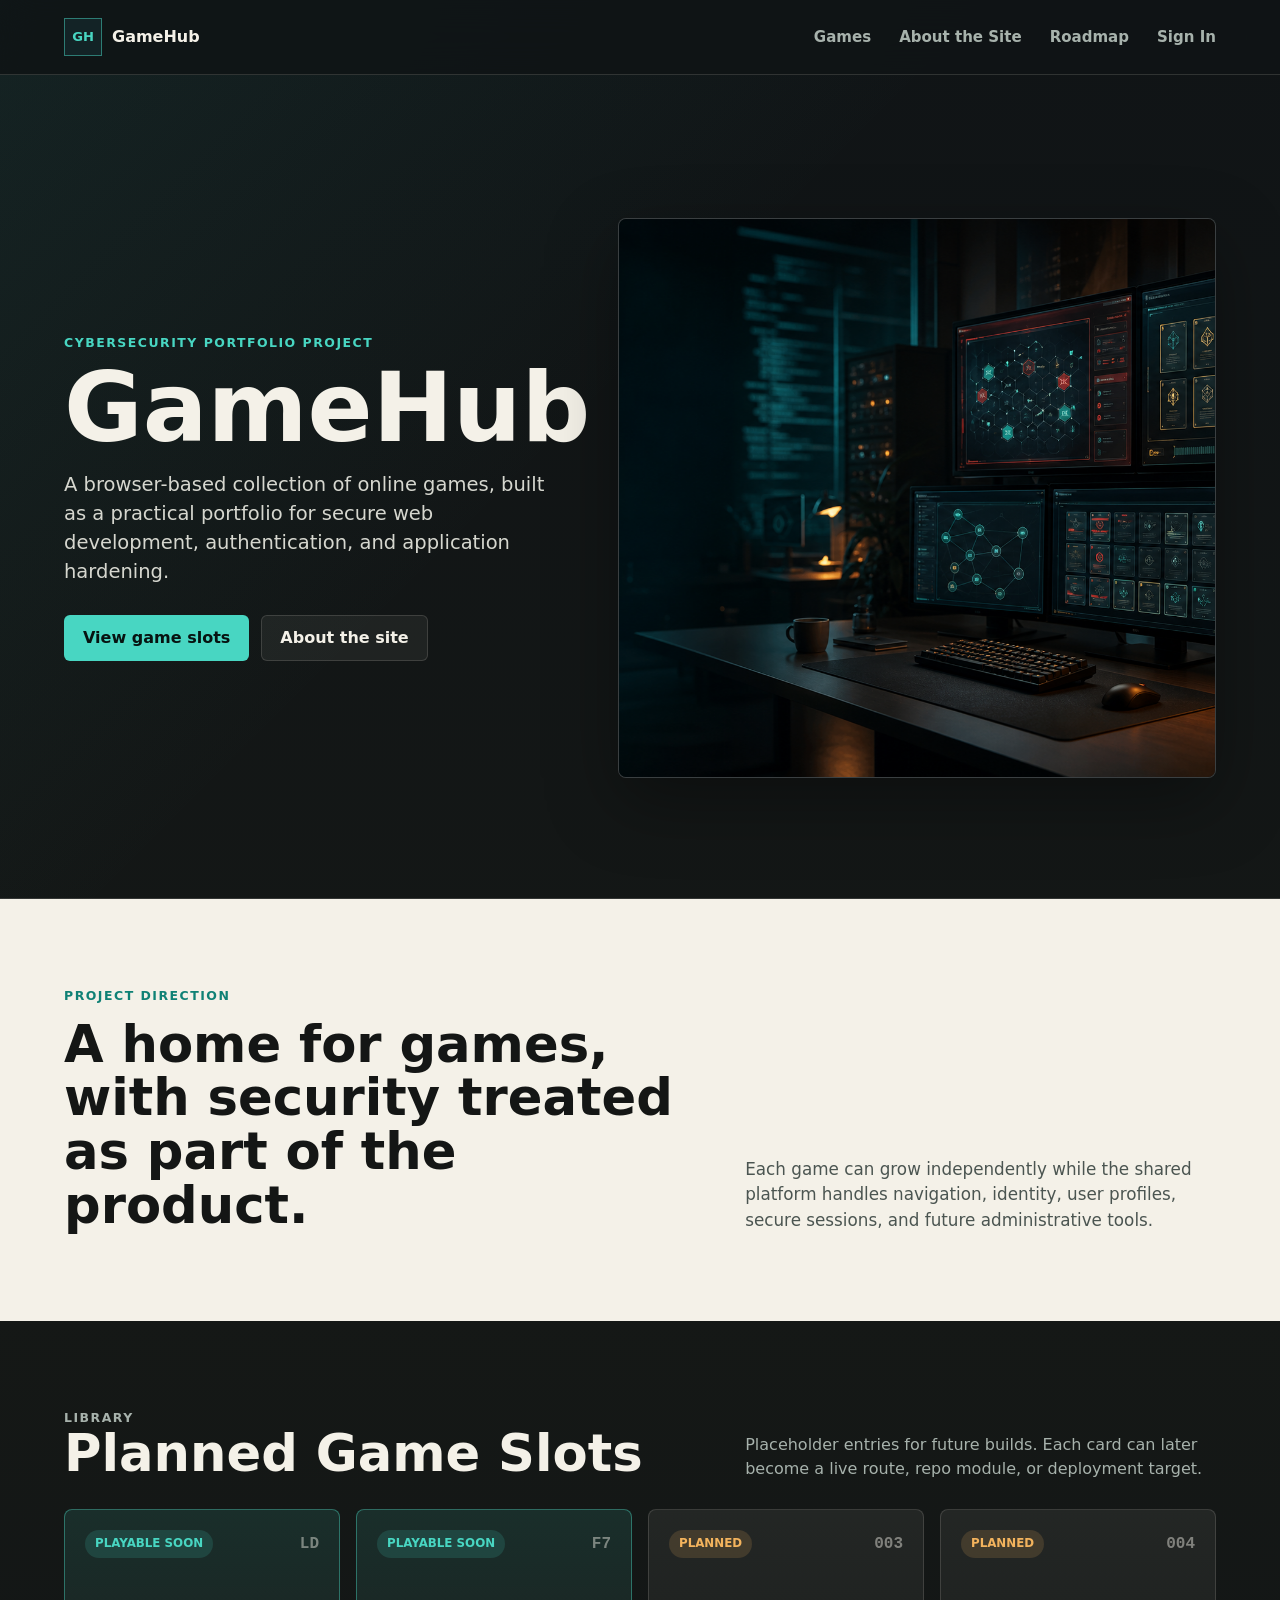
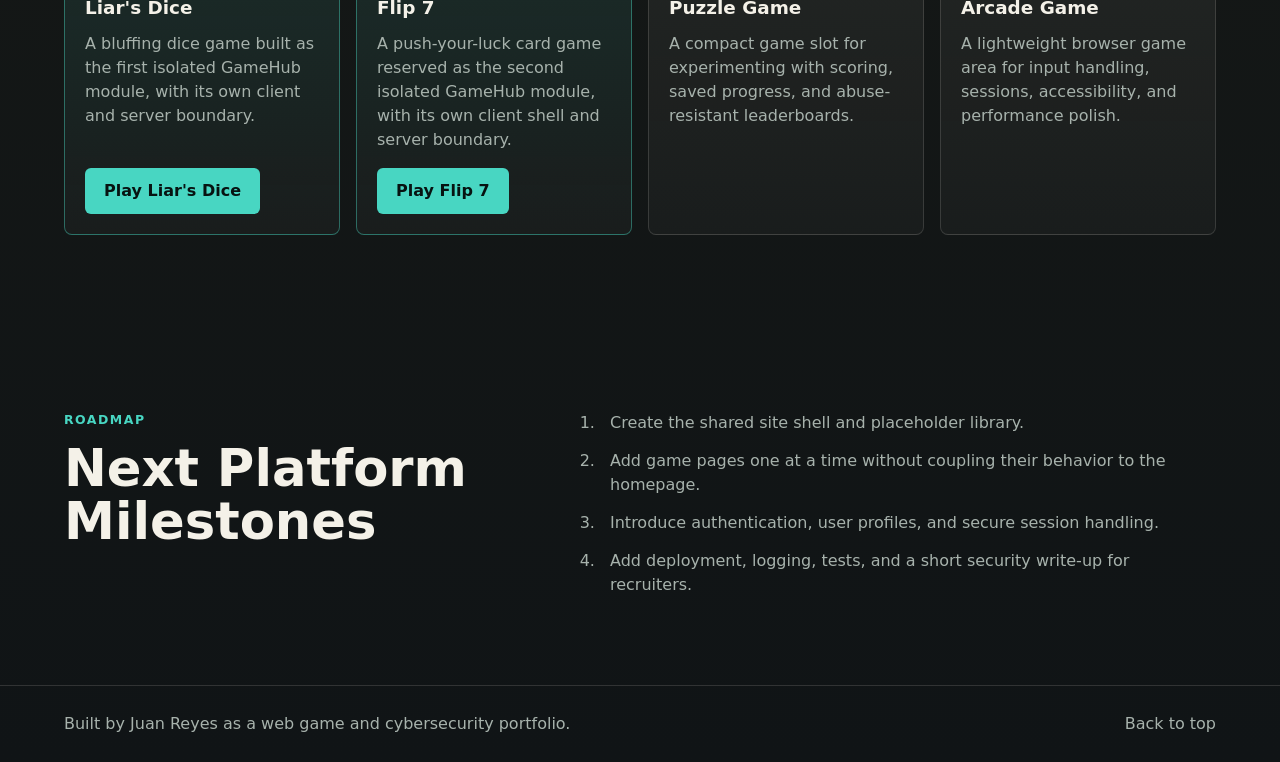
<file: index.html>
<!DOCTYPE html>
<html lang="en">
<head>
  <meta charset="UTF-8">
  <meta name="viewport" content="width=device-width, initial-scale=1.0">
  <title>GameHub | Secure Web Game Portfolio</title>
  <meta name="description" content="A cybersecurity-minded web game hub for browser-based versions of favorite games.">
  <link rel="stylesheet" href="styles.css">
  <script src="site-auth.js" defer></script>
</head>
<body>
  <header class="site-header">
    <a class="brand" href="index.html" aria-label="GameHub home">
      <span class="brand-mark">GH</span>
      <span>GameHub</span>
    </a>
    <nav class="site-nav" aria-label="Primary navigation">
      <a href="#games">Games</a>
      <a href="about.html">About the Site</a>
      <a href="#roadmap">Roadmap</a>
      <a href="auth.html" data-auth-nav>Sign In</a>
    </nav>
  </header>

  <main>
    <section class="hero" aria-labelledby="hero-title">
      <div class="hero-copy">
        <p class="eyebrow">Cybersecurity portfolio project</p>
        <h1 id="hero-title">GameHub</h1>
        <p class="hero-lede">
          A browser-based collection of online games, built as a practical portfolio for secure web development, authentication, and application hardening.
        </p>
        <div class="hero-actions" aria-label="Primary actions">
          <a class="button primary" href="#games">View game slots</a>
          <a class="button secondary" href="about.html">About the site</a>
        </div>
      </div>
      <div class="hero-visual" aria-label="Cybersecurity themed game hub preview">
        <img src="assets/cyber-game-hub-hero.png" alt="A secure game dashboard displayed across monitors in a cybersecurity operations room.">
      </div>
    </section>

    <section class="section intro" aria-label="Project direction">
      <div>
        <p class="section-kicker">Project direction</p>
        <h2>A home for games, with security treated as part of the product.</h2>
      </div>
      <p>
        Each game can grow independently while the shared platform handles navigation, identity, user profiles, secure sessions, and future administrative tools.
      </p>
    </section>

    <section class="section" id="games" aria-labelledby="games-title">
      <div class="section-heading">
        <div>
          <p class="section-kicker">Library</p>
          <h2 id="games-title">Planned Game Slots</h2>
        </div>
        <p>Placeholder entries for future builds. Each card can later become a live route, repo module, or deployment target.</p>
      </div>

      <div class="game-grid">
        <article class="game-card featured-game">
          <div class="card-topline">
            <span class="status playable">Playable soon</span>
            <span class="card-code">LD</span>
          </div>
          <h3>Liar's Dice</h3>
          <p>A bluffing dice game built as the first isolated GameHub module, with its own client and server boundary.</p>
          <a class="button primary game-card-action" href="games/liars-dice/client/index.html">Play Liar's Dice</a>
        </article>

        <article class="game-card featured-game">
          <div class="card-topline">
            <span class="status playable">Playable soon</span>
            <span class="card-code">F7</span>
          </div>
          <h3>Flip 7</h3>
          <p>A push-your-luck card game reserved as the second isolated GameHub module, with its own client shell and server boundary.</p>
          <a class="button primary game-card-action" href="games/flip-7/client/index.html">Play Flip 7</a>
        </article>

        <article class="game-card">
          <div class="card-topline">
            <span class="status planned">Planned</span>
            <span class="card-code">003</span>
          </div>
          <h3>Puzzle Game</h3>
          <p>A compact game slot for experimenting with scoring, saved progress, and abuse-resistant leaderboards.</p>
        </article>

        <article class="game-card">
          <div class="card-topline">
            <span class="status planned">Planned</span>
            <span class="card-code">004</span>
          </div>
          <h3>Arcade Game</h3>
          <p>A lightweight browser game area for input handling, sessions, accessibility, and performance polish.</p>
        </article>
      </div>
    </section>

    <section class="section roadmap" id="roadmap" aria-labelledby="roadmap-title">
      <div>
        <p class="section-kicker">Roadmap</p>
        <h2 id="roadmap-title">Next Platform Milestones</h2>
      </div>
      <ol>
        <li>Create the shared site shell and placeholder library.</li>
        <li>Add game pages one at a time without coupling their behavior to the homepage.</li>
        <li>Introduce authentication, user profiles, and secure session handling.</li>
        <li>Add deployment, logging, tests, and a short security write-up for recruiters.</li>
      </ol>
    </section>
  </main>

  <footer class="site-footer">
    <p>Built by Juan Reyes as a web game and cybersecurity portfolio.</p>
    <a href="#">Back to top</a>
  </footer>
</body>
</html>
</file>
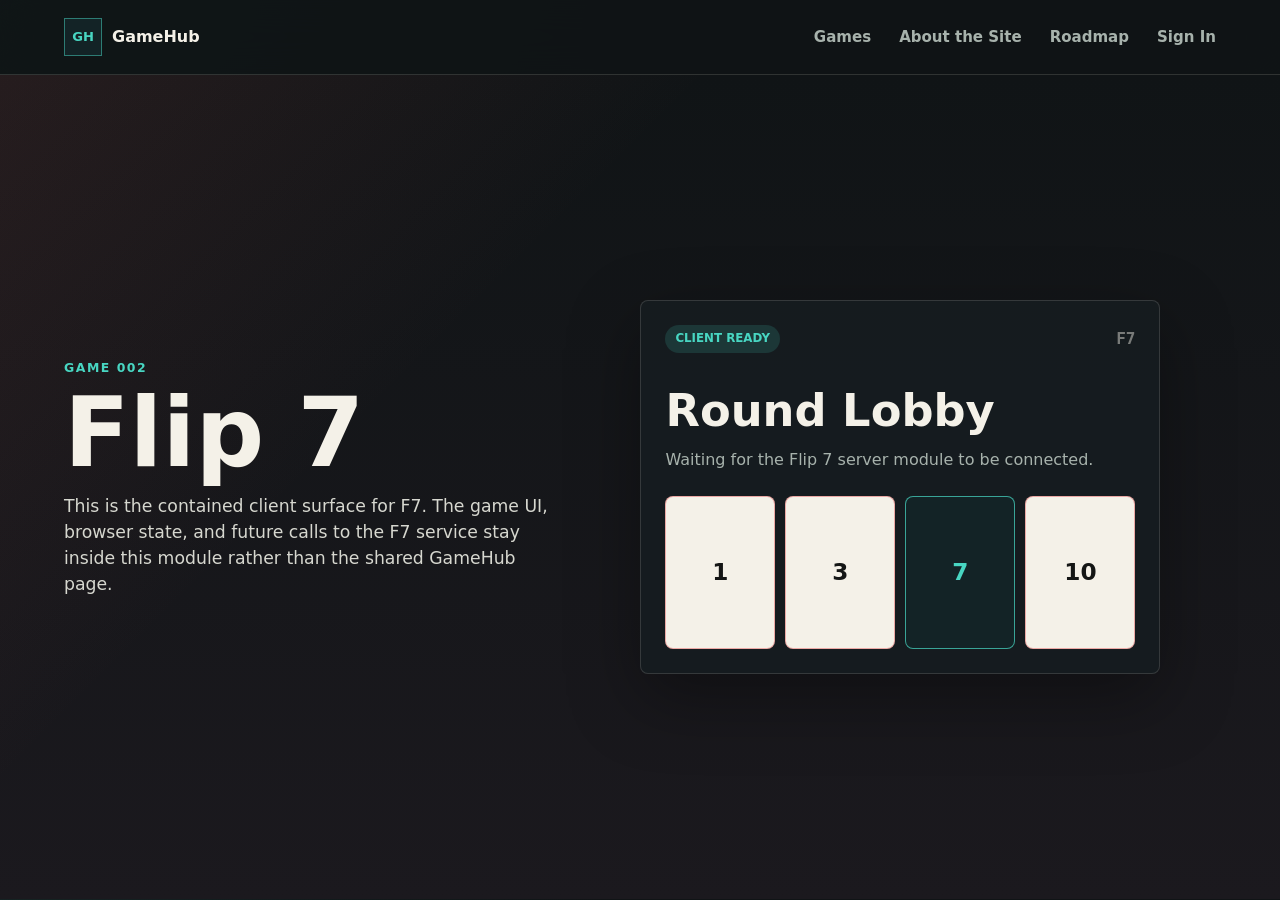
<file: games/flip-7/client/index.html>
<!DOCTYPE html>
<html lang="en">
<head>
  <meta charset="UTF-8">
  <meta name="viewport" content="width=device-width, initial-scale=1.0">
  <title>Flip 7 | GameHub</title>
  <meta name="description" content="Flip 7 game module for GameHub.">
  <link rel="stylesheet" href="../../../styles.css">
  <link rel="stylesheet" href="flip-7.css">
  <script src="../../../site-auth.js" defer></script>
  <script src="flip-7.js" defer></script>
</head>
<body>
  <header class="site-header">
    <a class="brand" href="../../../index.html" aria-label="GameHub home">
      <span class="brand-mark">GH</span>
      <span>GameHub</span>
    </a>
    <nav class="site-nav" aria-label="Primary navigation">
      <a href="../../../index.html#games">Games</a>
      <a href="../../../about.html">About the Site</a>
      <a href="../../../index.html#roadmap">Roadmap</a>
      <a href="../../../auth.html" data-auth-nav>Sign In</a>
    </nav>
  </header>

  <main class="f7-client-shell" data-game-client="flip-7">
    <section class="f7-table" aria-labelledby="f7-title">
      <div class="f7-copy">
        <p class="section-kicker">Game 002</p>
        <h1 id="f7-title">Flip 7</h1>
        <p>
          This is the contained client surface for F7. The game UI, browser state, and future calls to the F7 service stay inside this module rather than the shared GameHub page.
        </p>
      </div>

      <div class="f7-panel" aria-label="Flip 7 game status">
        <div class="f7-panel-header">
          <span class="status playable">Client ready</span>
          <span class="card-code">F7</span>
        </div>
        <h2>Round Lobby</h2>
        <p id="f7-status">Waiting for the Flip 7 server module to be connected.</p>
        <div class="f7-card-row" aria-label="Sample Flip 7 cards">
          <span class="f7-card">1</span>
          <span class="f7-card">3</span>
          <span class="f7-card accent">7</span>
          <span class="f7-card">10</span>
        </div>
      </div>
    </section>
  </main>
</body>
</html>
</file>
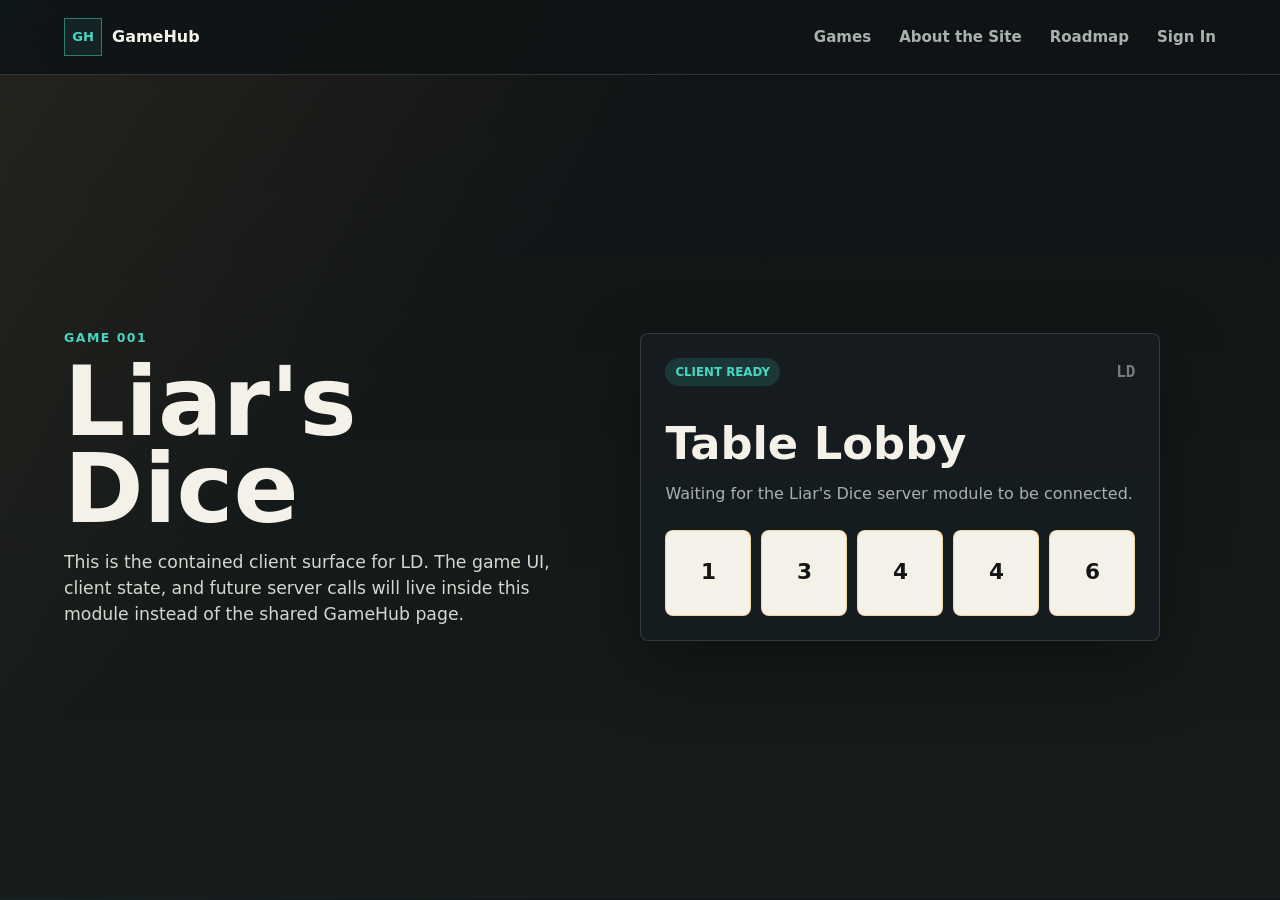
<file: games/liars-dice/client/index.html>
<!DOCTYPE html>
<html lang="en">
<head>
  <meta charset="UTF-8">
  <meta name="viewport" content="width=device-width, initial-scale=1.0">
  <title>Liar's Dice | GameHub</title>
  <meta name="description" content="Liar's Dice game module for GameHub.">
  <link rel="stylesheet" href="../../../styles.css">
  <link rel="stylesheet" href="liars-dice.css">
  <script src="../../../site-auth.js" defer></script>
  <script src="liars-dice.js" defer></script>
</head>
<body>
  <header class="site-header">
    <a class="brand" href="../../../index.html" aria-label="GameHub home">
      <span class="brand-mark">GH</span>
      <span>GameHub</span>
    </a>
    <nav class="site-nav" aria-label="Primary navigation">
      <a href="../../../index.html#games">Games</a>
      <a href="../../../about.html">About the Site</a>
      <a href="../../../index.html#roadmap">Roadmap</a>
      <a href="../../../auth.html" data-auth-nav>Sign In</a>
    </nav>
  </header>

  <main class="ld-client-shell" data-game-client="liars-dice">
    <section class="ld-table" aria-labelledby="ld-title">
      <div class="ld-copy">
        <p class="section-kicker">Game 001</p>
        <h1 id="ld-title">Liar's Dice</h1>
        <p>
          This is the contained client surface for LD. The game UI, client state, and future server calls will live inside this module instead of the shared GameHub page.
        </p>
      </div>

      <div class="ld-panel" aria-label="Liar's Dice game status">
        <div class="ld-panel-header">
          <span class="status playable">Client ready</span>
          <span class="card-code">LD</span>
        </div>
        <h2>Table Lobby</h2>
        <p id="ld-status">Waiting for the Liar's Dice server module to be connected.</p>
        <div class="ld-dice-row" aria-label="Sample dice">
          <span class="ld-die">1</span>
          <span class="ld-die">3</span>
          <span class="ld-die">4</span>
          <span class="ld-die">4</span>
          <span class="ld-die">6</span>
        </div>
      </div>
    </section>
  </main>
</body>
</html>
</file>
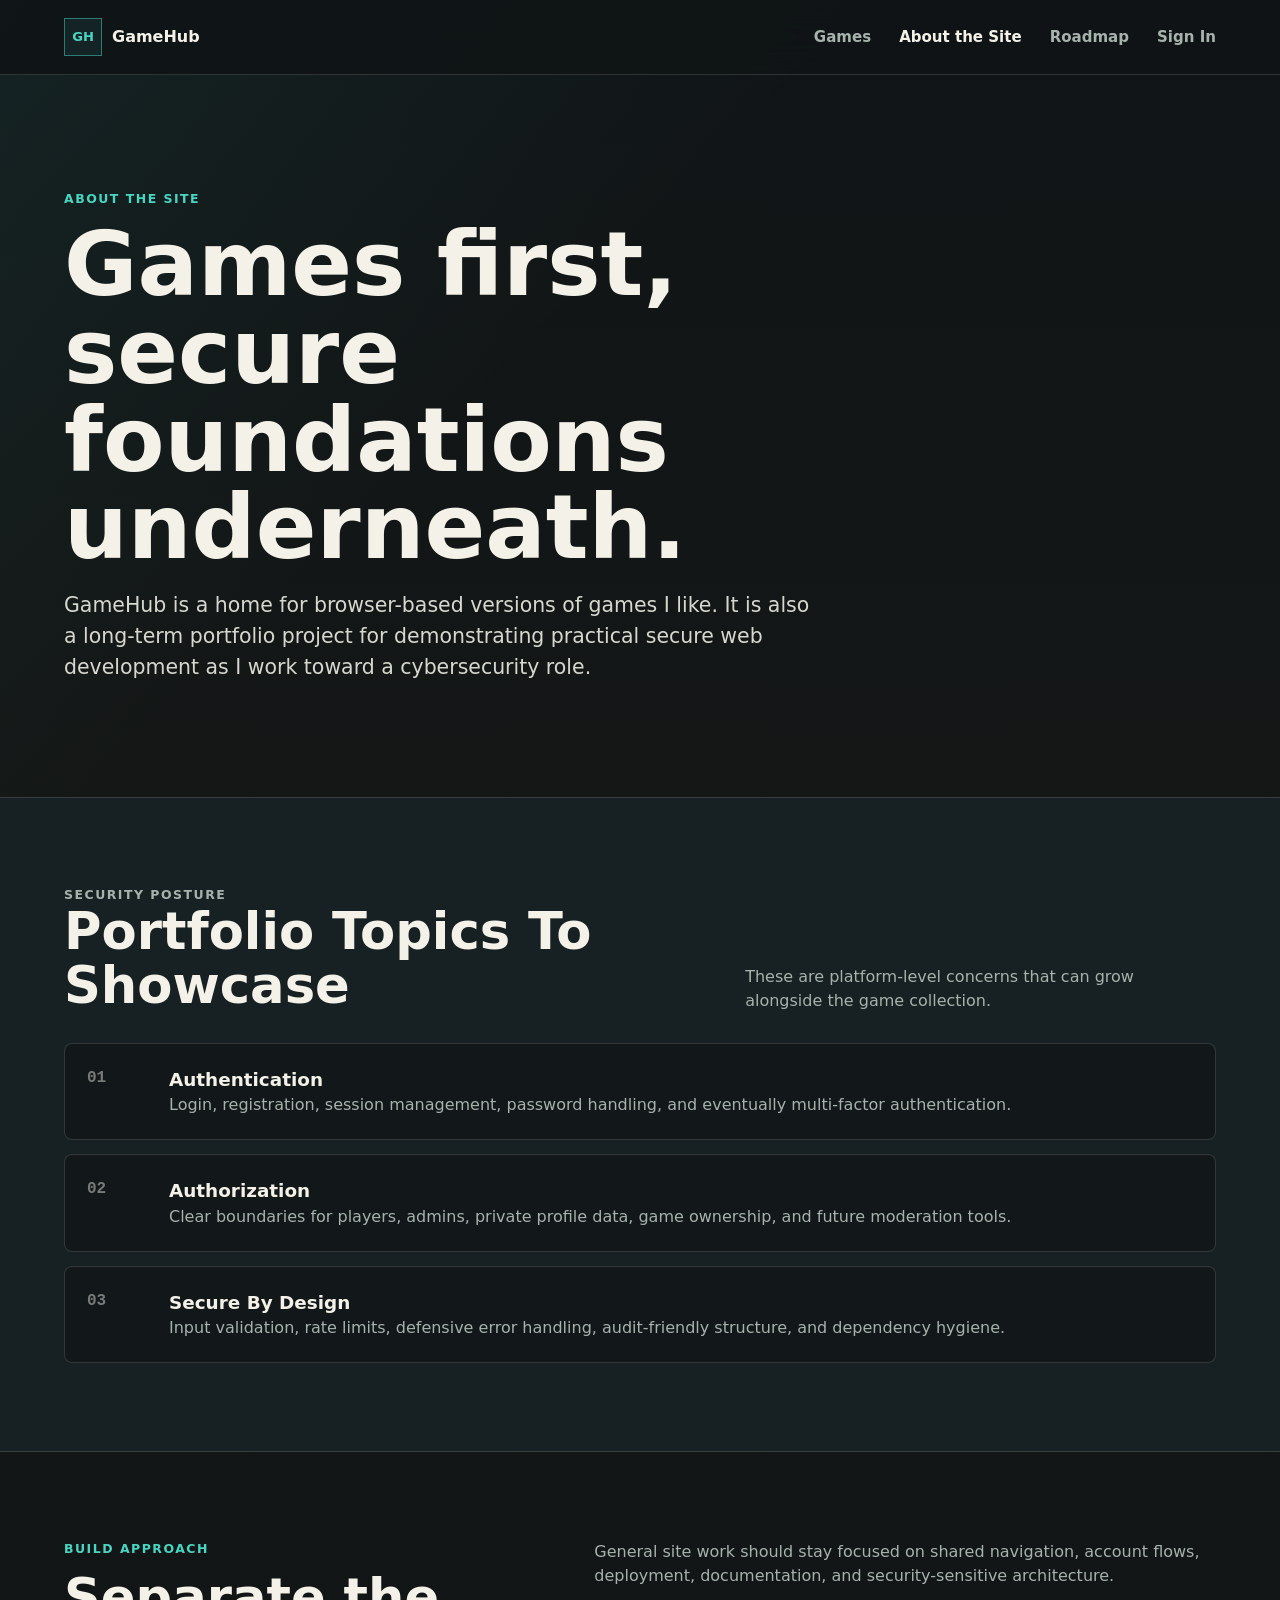
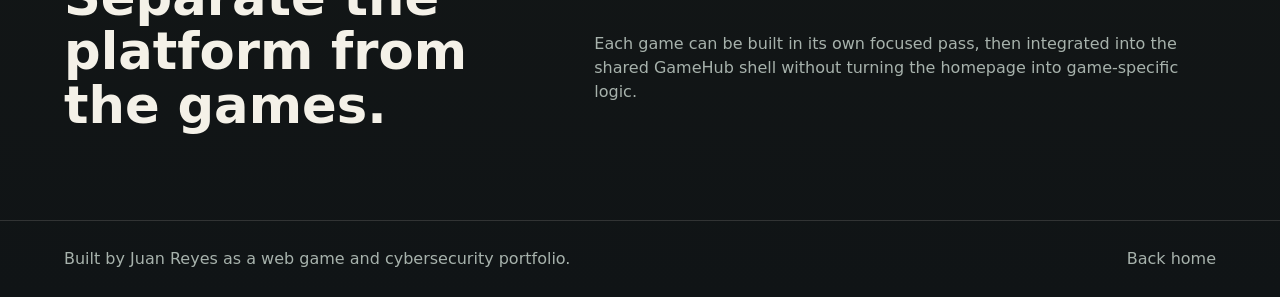
<file: about.html>
<!DOCTYPE html>
<html lang="en">
<head>
  <meta charset="UTF-8">
  <meta name="viewport" content="width=device-width, initial-scale=1.0">
  <title>About the Site | GameHub</title>
  <meta name="description" content="About GameHub, a browser game collection and cybersecurity portfolio project.">
  <link rel="stylesheet" href="styles.css">
  <script src="site-auth.js" defer></script>
</head>
<body>
  <header class="site-header">
    <a class="brand" href="index.html" aria-label="GameHub home">
      <span class="brand-mark">GH</span>
      <span>GameHub</span>
    </a>
    <nav class="site-nav" aria-label="Primary navigation">
      <a href="index.html#games">Games</a>
      <a href="about.html" aria-current="page">About the Site</a>
      <a href="index.html#roadmap">Roadmap</a>
      <a href="auth.html" data-auth-nav>Sign In</a>
    </nav>
  </header>

  <main>
    <section class="page-hero" aria-labelledby="about-title">
      <p class="eyebrow">About the site</p>
      <h1 id="about-title">Games first, secure foundations underneath.</h1>
      <p>
        GameHub is a home for browser-based versions of games I like. It is also a long-term portfolio project for demonstrating practical secure web development as I work toward a cybersecurity role.
      </p>
    </section>

    <section class="security-band" aria-labelledby="security-title">
      <div class="section-heading">
        <div>
          <p class="section-kicker">Security posture</p>
          <h2 id="security-title">Portfolio Topics To Showcase</h2>
        </div>
        <p>These are platform-level concerns that can grow alongside the game collection.</p>
      </div>

      <div class="security-list">
        <div class="security-item">
          <span class="security-number">01</span>
          <div>
            <h3>Authentication</h3>
            <p>Login, registration, session management, password handling, and eventually multi-factor authentication.</p>
          </div>
        </div>
        <div class="security-item">
          <span class="security-number">02</span>
          <div>
            <h3>Authorization</h3>
            <p>Clear boundaries for players, admins, private profile data, game ownership, and future moderation tools.</p>
          </div>
        </div>
        <div class="security-item">
          <span class="security-number">03</span>
          <div>
            <h3>Secure By Design</h3>
            <p>Input validation, rate limits, defensive error handling, audit-friendly structure, and dependency hygiene.</p>
          </div>
        </div>
      </div>
    </section>

    <section class="section about-notes" aria-labelledby="approach-title">
      <div>
        <p class="section-kicker">Build approach</p>
        <h2 id="approach-title">Separate the platform from the games.</h2>
      </div>
      <div class="note-list">
        <p>General site work should stay focused on shared navigation, account flows, deployment, documentation, and security-sensitive architecture.</p>
        <p>Each game can be built in its own focused pass, then integrated into the shared GameHub shell without turning the homepage into game-specific logic.</p>
      </div>
    </section>
  </main>

  <footer class="site-footer">
    <p>Built by Juan Reyes as a web game and cybersecurity portfolio.</p>
    <a href="index.html">Back home</a>
  </footer>
</body>
</html>
</file>
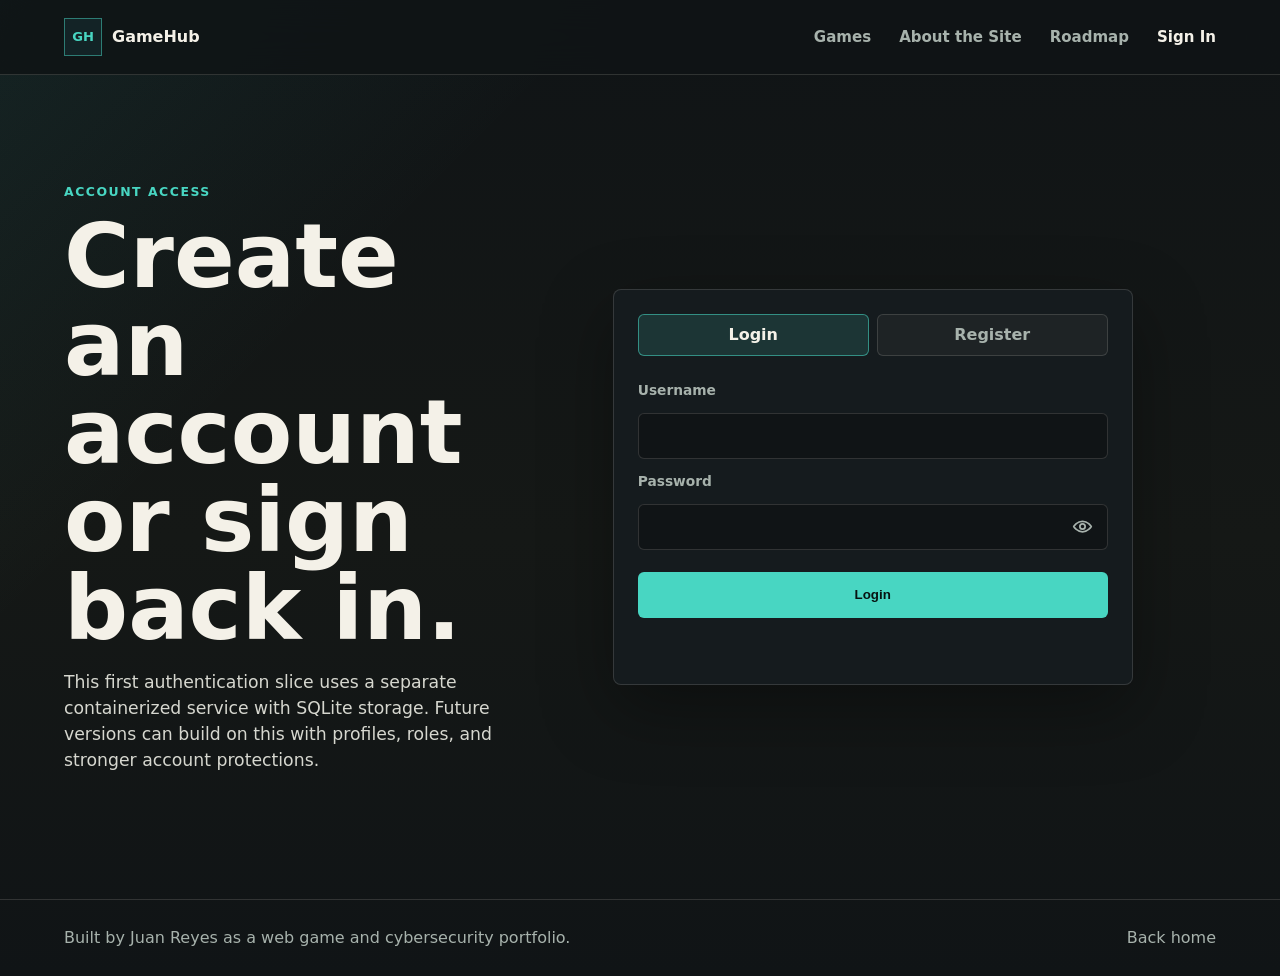
<file: auth.html>
<!DOCTYPE html>
<html lang="en">
<head>
  <meta charset="UTF-8">
  <meta name="viewport" content="width=device-width, initial-scale=1.0">
  <title>Sign In | GameHub</title>
  <meta name="description" content="Register or sign in to GameHub.">
  <link rel="stylesheet" href="styles.css">
  <script src="site-auth.js" defer></script>
  <script src="auth.js" defer></script>
</head>
<body>
  <header class="site-header">
    <a class="brand" href="index.html" aria-label="GameHub home">
      <span class="brand-mark">GH</span>
      <span>GameHub</span>
    </a>
    <nav class="site-nav" aria-label="Primary navigation">
      <a href="index.html#games">Games</a>
      <a href="about.html">About the Site</a>
      <a href="index.html#roadmap">Roadmap</a>
      <a href="auth.html" aria-current="page" data-auth-nav>Sign In</a>
    </nav>
  </header>

  <main>
    <section class="auth-layout" aria-labelledby="auth-title">
      <div class="auth-copy">
        <p class="eyebrow">Account access</p>
        <h1 id="auth-title">Create an account or sign back in.</h1>
        <p>
          This first authentication slice uses a separate containerized service with SQLite storage. Future versions can build on this with profiles, roles, and stronger account protections.
        </p>
      </div>

      <div class="auth-panel">
        <div class="auth-tabs" role="tablist" aria-label="Authentication mode">
          <button class="auth-tab active" type="button" data-mode="login" role="tab" aria-selected="true">Login</button>
          <button class="auth-tab" type="button" data-mode="register" role="tab" aria-selected="false">Register</button>
        </div>

        <form id="auth-form">
          <input type="hidden" id="auth-mode" value="login">
          <label for="username">Username</label>
          <input id="username" name="username" type="text" autocomplete="username" minlength="3" maxlength="32" required>

          <label for="password">Password</label>
          <div class="password-field">
            <input id="password" name="password" type="password" autocomplete="current-password" minlength="8" maxlength="128" aria-describedby="password-requirements" required>
            <button class="password-toggle" type="button" aria-label="Show password" aria-pressed="false">
              <svg class="eye-icon" viewBox="0 0 24 24" aria-hidden="true">
                <path d="M2 12s3.5-6 10-6 10 6 10 6-3.5 6-10 6S2 12 2 12Z"></path>
                <circle cx="12" cy="12" r="3"></circle>
              </svg>
              <svg class="eye-off-icon" viewBox="0 0 24 24" aria-hidden="true" hidden>
                <path d="M3 3l18 18"></path>
                <path d="M10.6 10.6A3 3 0 0 0 13.4 13.4"></path>
                <path d="M9.9 5.2A10.8 10.8 0 0 1 12 5c6.5 0 10 7 10 7a18.2 18.2 0 0 1-3.1 4.1"></path>
                <path d="M6.6 6.7C3.7 8.6 2 12 2 12s3.5 7 10 7a10.6 10.6 0 0 0 4.3-.9"></path>
              </svg>
            </button>
          </div>
          <ul class="password-requirements" id="password-requirements" hidden>
            <li data-requirement="length">
              <span class="requirement-mark" aria-hidden="true">✕</span>
              <span>At least 8 characters</span>
            </li>
            <li data-requirement="case">
              <span class="requirement-mark" aria-hidden="true">✕</span>
              <span>At least one uppercase and one lowercase letter</span>
            </li>
            <li data-requirement="number">
              <span class="requirement-mark" aria-hidden="true">✕</span>
              <span>At least one numeric character</span>
            </li>
          </ul>

          <button class="button primary auth-submit" type="submit">Login</button>
        </form>

        <p class="auth-message" id="auth-message" role="status" aria-live="polite"></p>
      </div>
    </section>
  </main>

  <footer class="site-footer">
    <p>Built by Juan Reyes as a web game and cybersecurity portfolio.</p>
    <a href="index.html">Back home</a>
  </footer>
</body>
</html>
</file>
<file: styles.css>
:root {
  color-scheme: dark;
  --bg: #101416;
  --surface: #161d20;
  --surface-strong: #20282c;
  --text: #f4f1e8;
  --muted: #a7b2ac;
  --line: rgba(244, 241, 232, 0.14);
  --teal: #48d6c2;
  --amber: #f3b35d;
  --red: #e46666;
  --green: #9ad36a;
  --shadow: 0 24px 70px rgba(0, 0, 0, 0.34);
}

* {
  box-sizing: border-box;
}

html {
  scroll-behavior: smooth;
}

body {
  margin: 0;
  background:
    linear-gradient(135deg, rgba(72, 214, 194, 0.08), transparent 28%),
    linear-gradient(180deg, #101416 0%, #151816 55%, #101416 100%);
  color: var(--text);
  font-family: Inter, system-ui, -apple-system, BlinkMacSystemFont, "Segoe UI", sans-serif;
  line-height: 1.5;
}

a {
  color: inherit;
}

img {
  display: block;
  max-width: 100%;
}

.site-header {
  position: sticky;
  top: 0;
  z-index: 10;
  display: flex;
  align-items: center;
  justify-content: space-between;
  gap: 24px;
  padding: 18px clamp(20px, 5vw, 72px);
  background: rgba(16, 20, 22, 0.86);
  border-bottom: 1px solid var(--line);
  backdrop-filter: blur(18px);
}

.brand,
.site-nav,
.hero-actions,
.card-topline,
.site-footer {
  display: flex;
  align-items: center;
}

.brand {
  gap: 10px;
  color: var(--text);
  font-weight: 800;
  text-decoration: none;
}

.brand-mark {
  display: grid;
  width: 38px;
  height: 38px;
  place-items: center;
  border: 1px solid rgba(72, 214, 194, 0.5);
  background: #132326;
  color: var(--teal);
  font-size: 0.82rem;
  letter-spacing: 0;
}

.site-nav {
  gap: clamp(12px, 3vw, 28px);
  color: var(--muted);
  font-size: 0.94rem;
  font-weight: 600;
}

.site-nav a,
.site-footer a {
  text-decoration: none;
}

.site-nav a:hover,
.site-footer a:hover {
  color: var(--teal);
}

.site-nav a[aria-current="page"] {
  color: var(--text);
}

.user-menu {
  position: relative;
}

.user-menu-trigger,
.user-menu-item {
  display: inline-flex;
  align-items: center;
  border: 0;
  color: inherit;
  cursor: pointer;
  font: inherit;
}

.user-menu-trigger {
  gap: 8px;
  padding: 0;
  background: transparent;
  color: var(--text);
  font-weight: 800;
}

.user-menu-caret {
  width: 0;
  height: 0;
  border-left: 4px solid transparent;
  border-right: 4px solid transparent;
  border-top: 5px solid currentColor;
}

.user-menu-dropdown {
  position: absolute;
  top: calc(100% + 14px);
  right: 0;
  min-width: 190px;
  padding: 8px;
  border: 1px solid var(--line);
  border-radius: 8px;
  background: #161d20;
  box-shadow: var(--shadow);
}

.user-menu-item {
  width: 100%;
  min-height: 40px;
  gap: 10px;
  padding: 0 10px;
  border-radius: 6px;
  background: transparent;
  text-align: left;
}

.user-menu-item:hover {
  background: rgba(244, 241, 232, 0.08);
  color: var(--teal);
}

.user-menu-item.danger {
  color: #f09b9b;
}

.user-menu-item.danger:hover {
  background: rgba(228, 102, 102, 0.12);
  color: #ffd0d0;
}

.door-icon,
.delete-icon {
  width: 19px;
  height: 19px;
  fill: none;
  stroke: currentColor;
  stroke-linecap: round;
  stroke-linejoin: round;
  stroke-width: 2;
}

.modal-backdrop {
  position: fixed;
  inset: 0;
  z-index: 30;
  display: grid;
  place-items: center;
  padding: 20px;
  background: rgba(0, 0, 0, 0.68);
}

.confirm-modal {
  width: min(100%, 520px);
  padding: 26px;
  border: 1px solid rgba(228, 102, 102, 0.38);
  border-radius: 8px;
  background: #161d20;
  box-shadow: var(--shadow);
}

.confirm-modal h2 {
  margin-bottom: 14px;
  font-size: clamp(1.8rem, 4vw, 2.6rem);
}

.confirm-modal p {
  color: var(--muted);
}

.confirm-modal label {
  display: block;
  margin: 18px 0 8px;
  color: var(--text);
  font-weight: 800;
}

.confirm-modal input {
  width: 100%;
  min-height: 46px;
  padding: 0 12px;
  border: 1px solid var(--line);
  border-radius: 6px;
  background: #101416;
  color: var(--text);
  font: inherit;
}

.confirm-modal input:focus {
  border-color: var(--red);
  outline: 2px solid rgba(228, 102, 102, 0.2);
}

.modal-actions {
  display: flex;
  flex-wrap: wrap;
  justify-content: flex-end;
  gap: 10px;
  margin-top: 20px;
}

.button.danger {
  background: var(--red);
  color: #170807;
  border-color: transparent;
}

.button:disabled {
  cursor: not-allowed;
  opacity: 0.58;
}

.modal-message {
  min-height: 24px;
  margin: 16px 0 0;
  color: #f09b9b;
}

.hero {
  display: grid;
  grid-template-columns: minmax(0, 0.9fr) minmax(360px, 1.1fr);
  gap: clamp(28px, 5vw, 68px);
  min-height: calc(100vh - 76px);
  padding: clamp(44px, 8vw, 92px) clamp(20px, 5vw, 72px) clamp(34px, 6vw, 70px);
  align-items: center;
  border-bottom: 1px solid var(--line);
}

.page-hero {
  max-width: 980px;
  padding: clamp(64px, 9vw, 120px) clamp(20px, 5vw, 72px);
}

.page-hero h1 {
  max-width: 920px;
  font-size: clamp(3rem, 7vw, 6rem);
  line-height: 0.98;
}

.page-hero p:last-child {
  max-width: 760px;
  margin-bottom: 0;
  color: #d6d7cf;
  font-size: clamp(1.05rem, 2vw, 1.28rem);
}

.hero-copy {
  max-width: 690px;
}

.eyebrow,
.section-kicker {
  margin: 0 0 12px;
  color: var(--teal);
  font-size: 0.78rem;
  font-weight: 800;
  letter-spacing: 0.12em;
  text-transform: uppercase;
}

h1,
h2,
h3,
p {
  margin-top: 0;
}

h1 {
  margin-bottom: 18px;
  font-size: clamp(3.3rem, 7.5vw, 6.1rem);
  line-height: 0.9;
  letter-spacing: 0;
}

h2 {
  margin-bottom: 0;
  font-size: clamp(2rem, 4vw, 3.4rem);
  line-height: 1.05;
  letter-spacing: 0;
}

h3 {
  margin-bottom: 10px;
  font-size: 1.15rem;
  letter-spacing: 0;
}

.hero-lede {
  max-width: 620px;
  margin-bottom: 28px;
  color: #d6d7cf;
  font-size: clamp(1.02rem, 2vw, 1.22rem);
}

.hero-actions {
  flex-wrap: wrap;
  gap: 12px;
}

.button {
  display: inline-flex;
  min-height: 46px;
  align-items: center;
  justify-content: center;
  padding: 0 18px;
  border: 1px solid var(--line);
  border-radius: 6px;
  font-weight: 800;
  text-decoration: none;
}

.button.primary {
  background: var(--teal);
  color: #071311;
  border-color: transparent;
}

.button.secondary {
  background: rgba(244, 241, 232, 0.06);
  color: var(--text);
}

.hero-visual {
  overflow: hidden;
  border: 1px solid rgba(244, 241, 232, 0.16);
  border-radius: 8px;
  background: var(--surface);
  box-shadow: var(--shadow);
}

.hero-visual img {
  width: 100%;
  height: min(62vh, 620px);
  object-fit: cover;
}

.section,
.security-band {
  padding: clamp(54px, 7vw, 88px) clamp(20px, 5vw, 72px);
}

.intro,
.section-heading {
  display: grid;
  grid-template-columns: minmax(0, 0.95fr) minmax(260px, 0.72fr);
  gap: clamp(22px, 5vw, 60px);
  align-items: end;
}

.intro {
  background: #f4f1e8;
  color: #141615;
}

.intro .section-kicker {
  color: #0f8175;
}

.intro p:last-child,
.section-heading p {
  margin-bottom: 0;
  color: var(--muted);
}

.intro p:last-child {
  color: #4b5551;
  font-size: 1.05rem;
}

.game-grid {
  display: grid;
  grid-template-columns: repeat(4, minmax(0, 1fr));
  gap: 16px;
  margin-top: 28px;
}

.game-card {
  display: flex;
  flex-direction: column;
  min-height: 230px;
  padding: 20px;
  border: 1px solid var(--line);
  border-radius: 8px;
  background: linear-gradient(180deg, rgba(244, 241, 232, 0.07), rgba(244, 241, 232, 0.03));
}

.featured-game {
  border-color: rgba(72, 214, 194, 0.42);
  background:
    linear-gradient(180deg, rgba(72, 214, 194, 0.12), rgba(244, 241, 232, 0.03));
}

.game-card p,
.security-item p,
.roadmap li {
  color: var(--muted);
}

.card-topline {
  justify-content: space-between;
  gap: 14px;
  margin-bottom: 36px;
}

.status {
  display: inline-flex;
  align-items: center;
  min-height: 28px;
  padding: 0 10px;
  border-radius: 999px;
  font-size: 0.74rem;
  font-weight: 800;
  text-transform: uppercase;
}

.status.planned {
  background: rgba(243, 179, 93, 0.15);
  color: var(--amber);
}

.status.playable {
  background: rgba(72, 214, 194, 0.15);
  color: var(--teal);
}

.game-card-action {
  width: fit-content;
  margin-top: auto;
}

.card-code,
.security-number {
  color: rgba(244, 241, 232, 0.45);
  font-family: "Segoe UI Mono", Consolas, monospace;
  font-weight: 700;
}

.security-band {
  background: #172022;
  border-block: 1px solid var(--line);
}

.security-list {
  display: grid;
  gap: 14px;
  margin-top: 30px;
}

.security-item {
  display: grid;
  grid-template-columns: 64px minmax(0, 1fr);
  gap: 18px;
  padding: 22px;
  border: 1px solid var(--line);
  border-radius: 8px;
  background: rgba(16, 20, 22, 0.54);
}

.security-item h3,
.security-item p {
  margin-bottom: 0;
}

.roadmap {
  display: grid;
  grid-template-columns: minmax(0, 0.7fr) minmax(300px, 1fr);
  gap: clamp(28px, 5vw, 72px);
}

.about-notes {
  display: grid;
  grid-template-columns: minmax(0, 0.75fr) minmax(300px, 1fr);
  gap: clamp(28px, 5vw, 72px);
}

.auth-layout {
  display: grid;
  grid-template-columns: minmax(0, 0.85fr) minmax(320px, 520px);
  gap: clamp(30px, 6vw, 78px);
  min-height: calc(100vh - 76px);
  padding: clamp(54px, 8vw, 110px) clamp(20px, 5vw, 72px);
  align-items: center;
}

.auth-copy h1 {
  max-width: 820px;
  font-size: clamp(3rem, 7vw, 5.8rem);
  line-height: 0.98;
}

.auth-copy p:last-child {
  max-width: 680px;
  color: #d6d7cf;
  font-size: 1.08rem;
}

.auth-panel {
  padding: 24px;
  border: 1px solid var(--line);
  border-radius: 8px;
  background: rgba(22, 29, 32, 0.92);
  box-shadow: var(--shadow);
}

.auth-tabs {
  display: grid;
  grid-template-columns: repeat(2, minmax(0, 1fr));
  gap: 8px;
  margin-bottom: 24px;
}

.auth-tab {
  min-height: 42px;
  border: 1px solid var(--line);
  border-radius: 6px;
  background: rgba(244, 241, 232, 0.04);
  color: var(--muted);
  cursor: pointer;
  font: inherit;
  font-weight: 800;
}

.auth-tab.active {
  border-color: rgba(72, 214, 194, 0.56);
  background: rgba(72, 214, 194, 0.14);
  color: var(--text);
}

.auth-panel form {
  display: grid;
  gap: 12px;
}

.auth-panel label {
  color: var(--muted);
  font-size: 0.86rem;
  font-weight: 800;
}

.auth-panel input {
  width: 100%;
  min-height: 46px;
  padding: 0 12px;
  border: 1px solid var(--line);
  border-radius: 6px;
  background: #101416;
  color: var(--text);
  font: inherit;
}

.auth-panel input:focus {
  border-color: var(--teal);
  outline: 2px solid rgba(72, 214, 194, 0.2);
}

.password-field {
  position: relative;
}

.password-field input {
  padding-right: 50px;
}

.password-toggle {
  position: absolute;
  top: 50%;
  right: 6px;
  display: inline-grid;
  width: 38px;
  height: 38px;
  place-items: center;
  transform: translateY(-50%);
  border: 0;
  border-radius: 6px;
  background: transparent;
  color: var(--muted);
  cursor: pointer;
}

.password-toggle:hover,
.password-toggle:focus {
  color: var(--teal);
}

.password-toggle:focus {
  outline: 2px solid rgba(72, 214, 194, 0.2);
}

.eye-icon,
.eye-off-icon {
  width: 21px;
  height: 21px;
  fill: none;
  stroke: currentColor;
  stroke-linecap: round;
  stroke-linejoin: round;
  stroke-width: 2;
}

.password-toggle svg[hidden] {
  display: none;
}

.password-requirements {
  display: grid;
  gap: 8px;
  margin: -2px 0 2px;
  padding: 0;
  list-style: none;
  color: var(--muted);
  font-size: 0.84rem;
}

.password-requirements[hidden] {
  display: none;
}

.password-requirements li {
  display: grid;
  grid-template-columns: 20px minmax(0, 1fr);
  gap: 8px;
  align-items: start;
}

.requirement-mark {
  display: inline-grid;
  width: 18px;
  height: 18px;
  place-items: center;
  border-radius: 50%;
  font-size: 0.78rem;
  font-weight: 900;
  line-height: 1;
}

.password-requirements li.unmet .requirement-mark {
  background: rgba(228, 102, 102, 0.14);
  color: var(--red);
}

.password-requirements li.met {
  color: #dce8dc;
}

.password-requirements li.met .requirement-mark {
  background: rgba(154, 211, 106, 0.16);
  color: var(--green);
}

.auth-submit {
  width: 100%;
  margin-top: 10px;
  cursor: pointer;
}

.auth-submit:disabled {
  cursor: wait;
  opacity: 0.65;
}

.auth-message {
  min-height: 24px;
  margin: 18px 0 0;
  color: var(--muted);
}

.auth-message[data-type="success"] {
  color: var(--green);
}

.auth-message[data-type="error"] {
  color: var(--red);
}

.auth-session {
  display: grid;
  gap: 16px;
}

.session-title {
  margin-bottom: 0;
  color: var(--muted);
}

.note-list {
  display: grid;
  gap: 16px;
}

.note-list p {
  margin-bottom: 0;
  color: var(--muted);
}

.roadmap ol {
  display: grid;
  gap: 14px;
  margin: 0;
  padding-left: 24px;
}

.roadmap li {
  padding-left: 10px;
}

.site-footer {
  justify-content: space-between;
  gap: 18px;
  padding: 26px clamp(20px, 5vw, 72px);
  border-top: 1px solid var(--line);
  color: var(--muted);
}

.site-footer p {
  margin: 0;
}

@media (max-width: 980px) {
  .hero,
  .intro,
  .section-heading,
  .roadmap,
  .about-notes,
  .auth-layout {
    grid-template-columns: 1fr;
  }

  .hero {
    min-height: auto;
  }

  .hero-visual img {
    height: 420px;
  }

  .game-grid {
    grid-template-columns: repeat(2, minmax(0, 1fr));
  }
}

@media (max-width: 640px) {
  .site-header,
  .site-footer {
    align-items: flex-start;
    flex-direction: column;
  }

  .site-nav {
    width: 100%;
    justify-content: space-between;
  }

  .user-menu-dropdown {
    left: 0;
    right: auto;
  }

  .hero-visual img {
    height: 320px;
  }

  .game-grid {
    grid-template-columns: 1fr;
  }

  .security-item {
    grid-template-columns: 1fr;
  }
}
</file>
<file: games/flip-7/client/flip-7.css>
.f7-client-shell {
  min-height: calc(100vh - 76px);
  background:
    linear-gradient(135deg, rgba(228, 102, 102, 0.1), transparent 34%),
    linear-gradient(180deg, #101416 0%, #1b191e 100%);
}

.f7-table {
  display: grid;
  grid-template-columns: minmax(0, 0.9fr) minmax(320px, 520px);
  gap: clamp(28px, 6vw, 76px);
  min-height: calc(100vh - 76px);
  padding: clamp(54px, 8vw, 110px) clamp(20px, 5vw, 72px);
  align-items: center;
}

.f7-copy {
  max-width: 760px;
}

.f7-copy h1 {
  max-width: 780px;
}

.f7-copy p:last-child {
  max-width: 680px;
  color: #d6d7cf;
  font-size: 1.08rem;
}

.f7-panel {
  padding: 24px;
  border: 1px solid var(--line);
  border-radius: 8px;
  background: rgba(22, 29, 32, 0.92);
  box-shadow: var(--shadow);
}

.f7-panel-header {
  display: flex;
  align-items: center;
  justify-content: space-between;
  gap: 14px;
  margin-bottom: 34px;
}

.f7-panel h2 {
  margin-bottom: 14px;
  font-size: clamp(1.8rem, 4vw, 2.8rem);
}

.f7-panel p {
  color: var(--muted);
}

.f7-card-row {
  display: grid;
  grid-template-columns: repeat(4, minmax(54px, 1fr));
  gap: 10px;
  margin-top: 24px;
}

.f7-card {
  display: grid;
  aspect-ratio: 0.72;
  place-items: center;
  border: 1px solid rgba(228, 102, 102, 0.52);
  border-radius: 8px;
  background: #f4f1e8;
  color: #141615;
  font-size: 1.45rem;
  font-weight: 900;
}

.f7-card.accent {
  border-color: rgba(72, 214, 194, 0.72);
  background: #132326;
  color: var(--teal);
}

@media (max-width: 880px) {
  .f7-table {
    grid-template-columns: 1fr;
    min-height: auto;
  }
}
</file>
<file: games/liars-dice/client/liars-dice.css>
.ld-client-shell {
  min-height: calc(100vh - 76px);
  background:
    linear-gradient(135deg, rgba(243, 179, 93, 0.09), transparent 34%),
    linear-gradient(180deg, #101416 0%, #171d1b 100%);
}

.ld-table {
  display: grid;
  grid-template-columns: minmax(0, 0.9fr) minmax(320px, 520px);
  gap: clamp(28px, 6vw, 76px);
  min-height: calc(100vh - 76px);
  padding: clamp(54px, 8vw, 110px) clamp(20px, 5vw, 72px);
  align-items: center;
}

.ld-copy {
  max-width: 760px;
}

.ld-copy h1 {
  max-width: 780px;
}

.ld-copy p:last-child {
  max-width: 680px;
  color: #d6d7cf;
  font-size: 1.08rem;
}

.ld-panel {
  padding: 24px;
  border: 1px solid var(--line);
  border-radius: 8px;
  background: rgba(22, 29, 32, 0.92);
  box-shadow: var(--shadow);
}

.ld-panel-header {
  display: flex;
  align-items: center;
  justify-content: space-between;
  gap: 14px;
  margin-bottom: 34px;
}

.ld-panel h2 {
  margin-bottom: 14px;
  font-size: clamp(1.8rem, 4vw, 2.8rem);
}

.ld-panel p {
  color: var(--muted);
}

.ld-dice-row {
  display: grid;
  grid-template-columns: repeat(5, minmax(42px, 1fr));
  gap: 10px;
  margin-top: 24px;
}

.ld-die {
  display: grid;
  aspect-ratio: 1;
  place-items: center;
  border: 1px solid rgba(243, 179, 93, 0.48);
  border-radius: 8px;
  background: #f4f1e8;
  color: #141615;
  font-size: 1.35rem;
  font-weight: 900;
}

@media (max-width: 880px) {
  .ld-table {
    grid-template-columns: 1fr;
    min-height: auto;
  }
}
</file>
